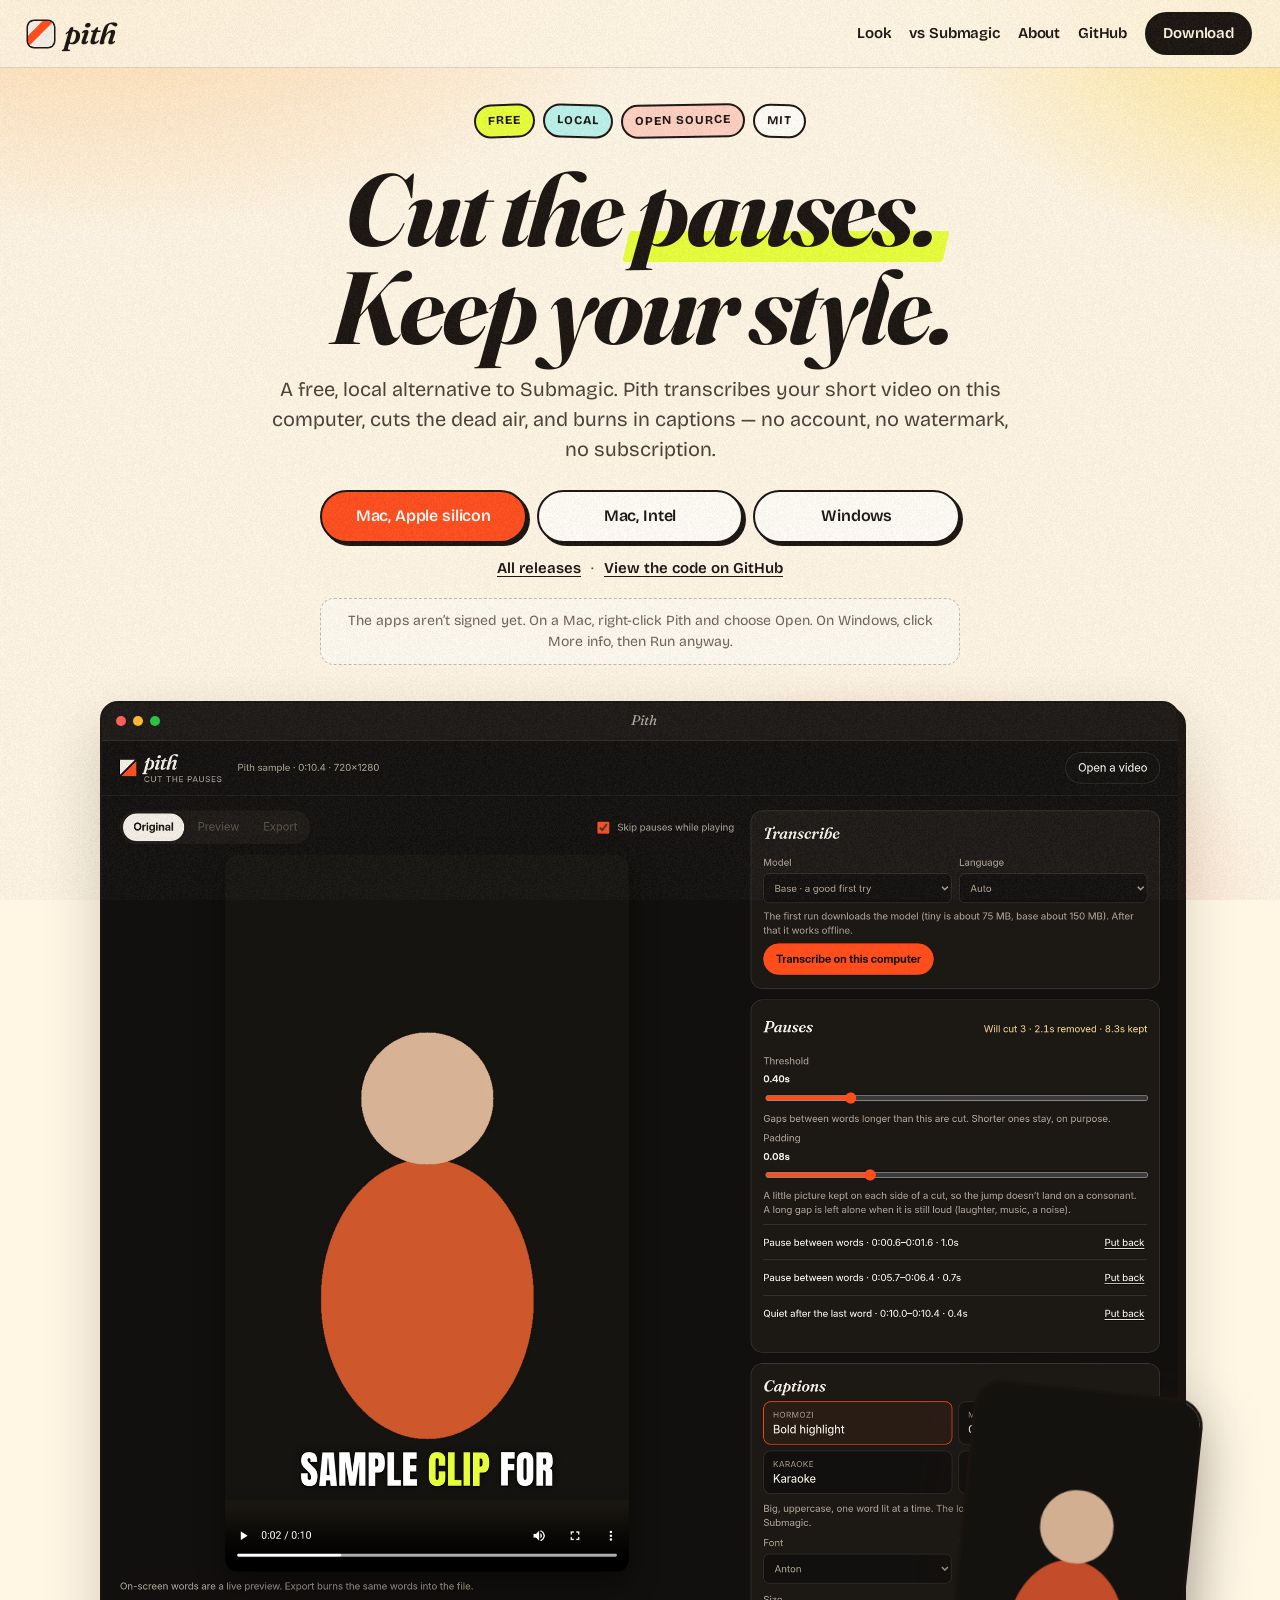
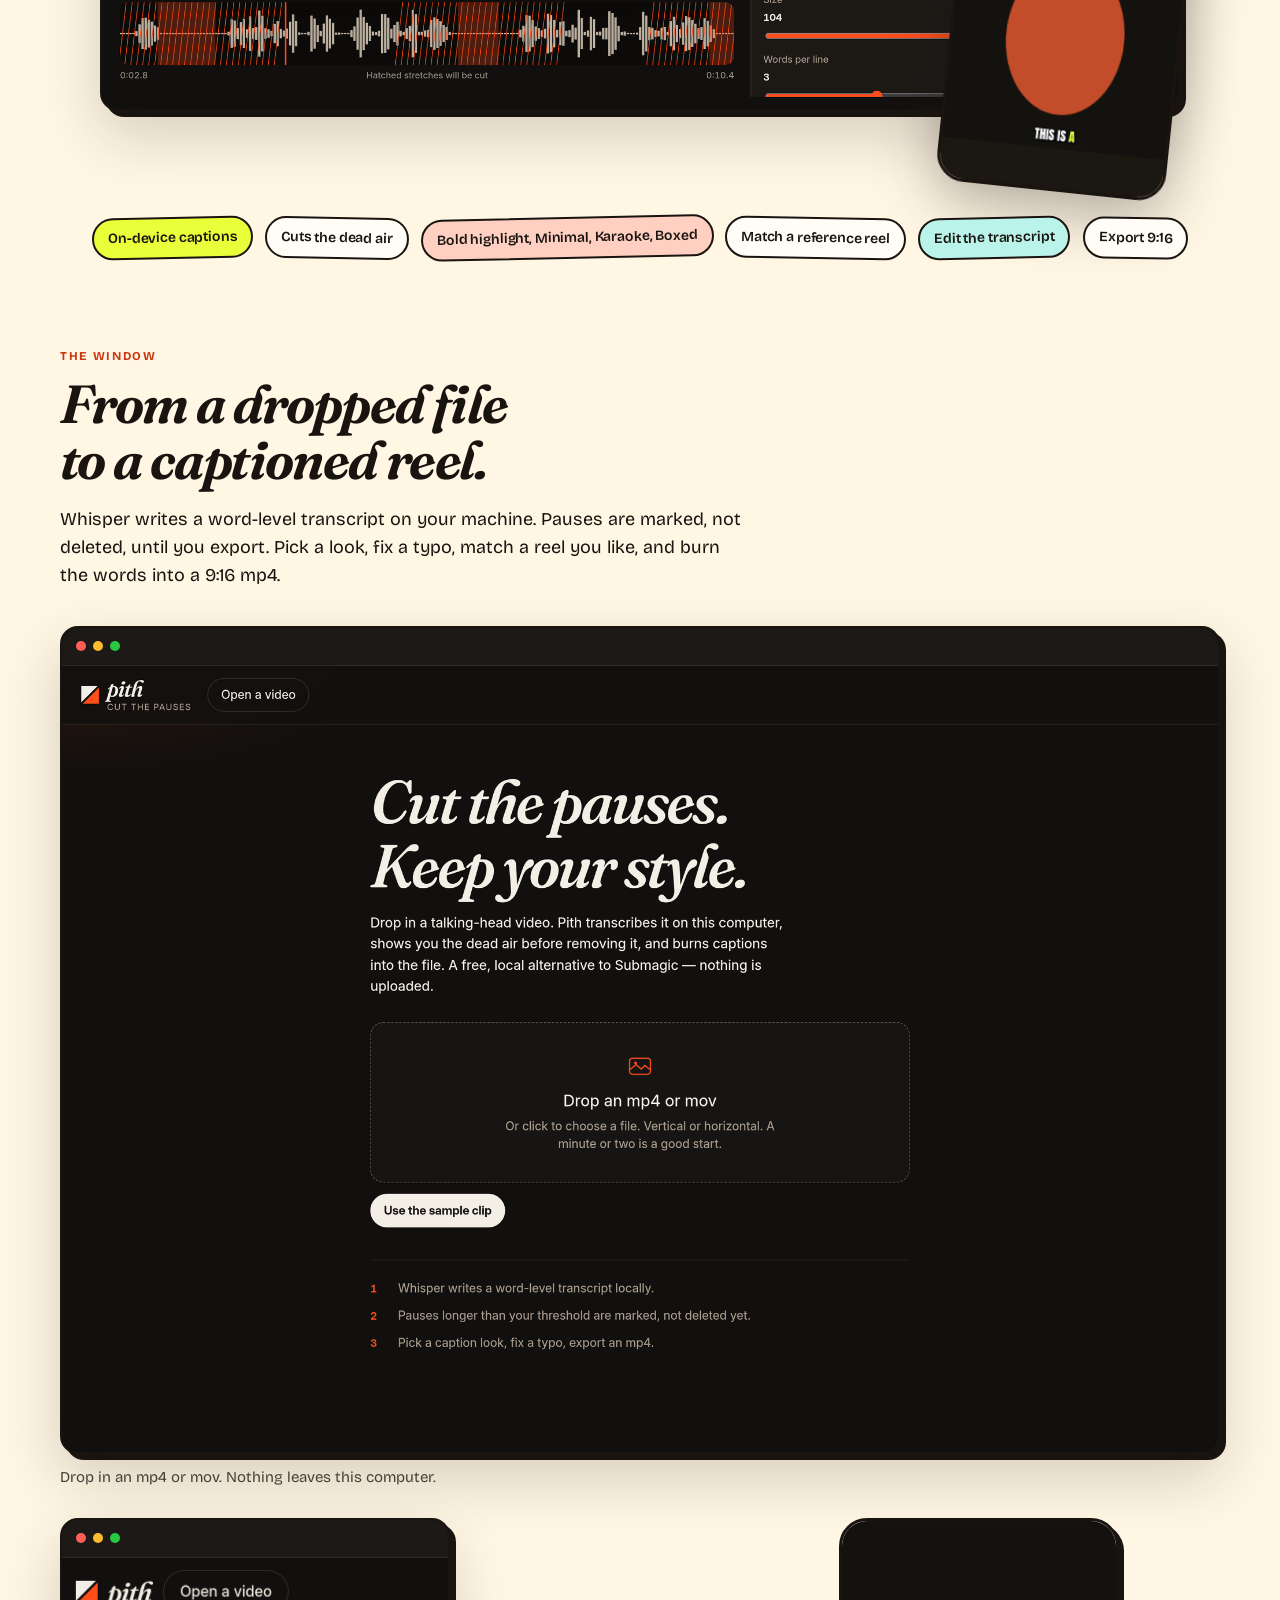
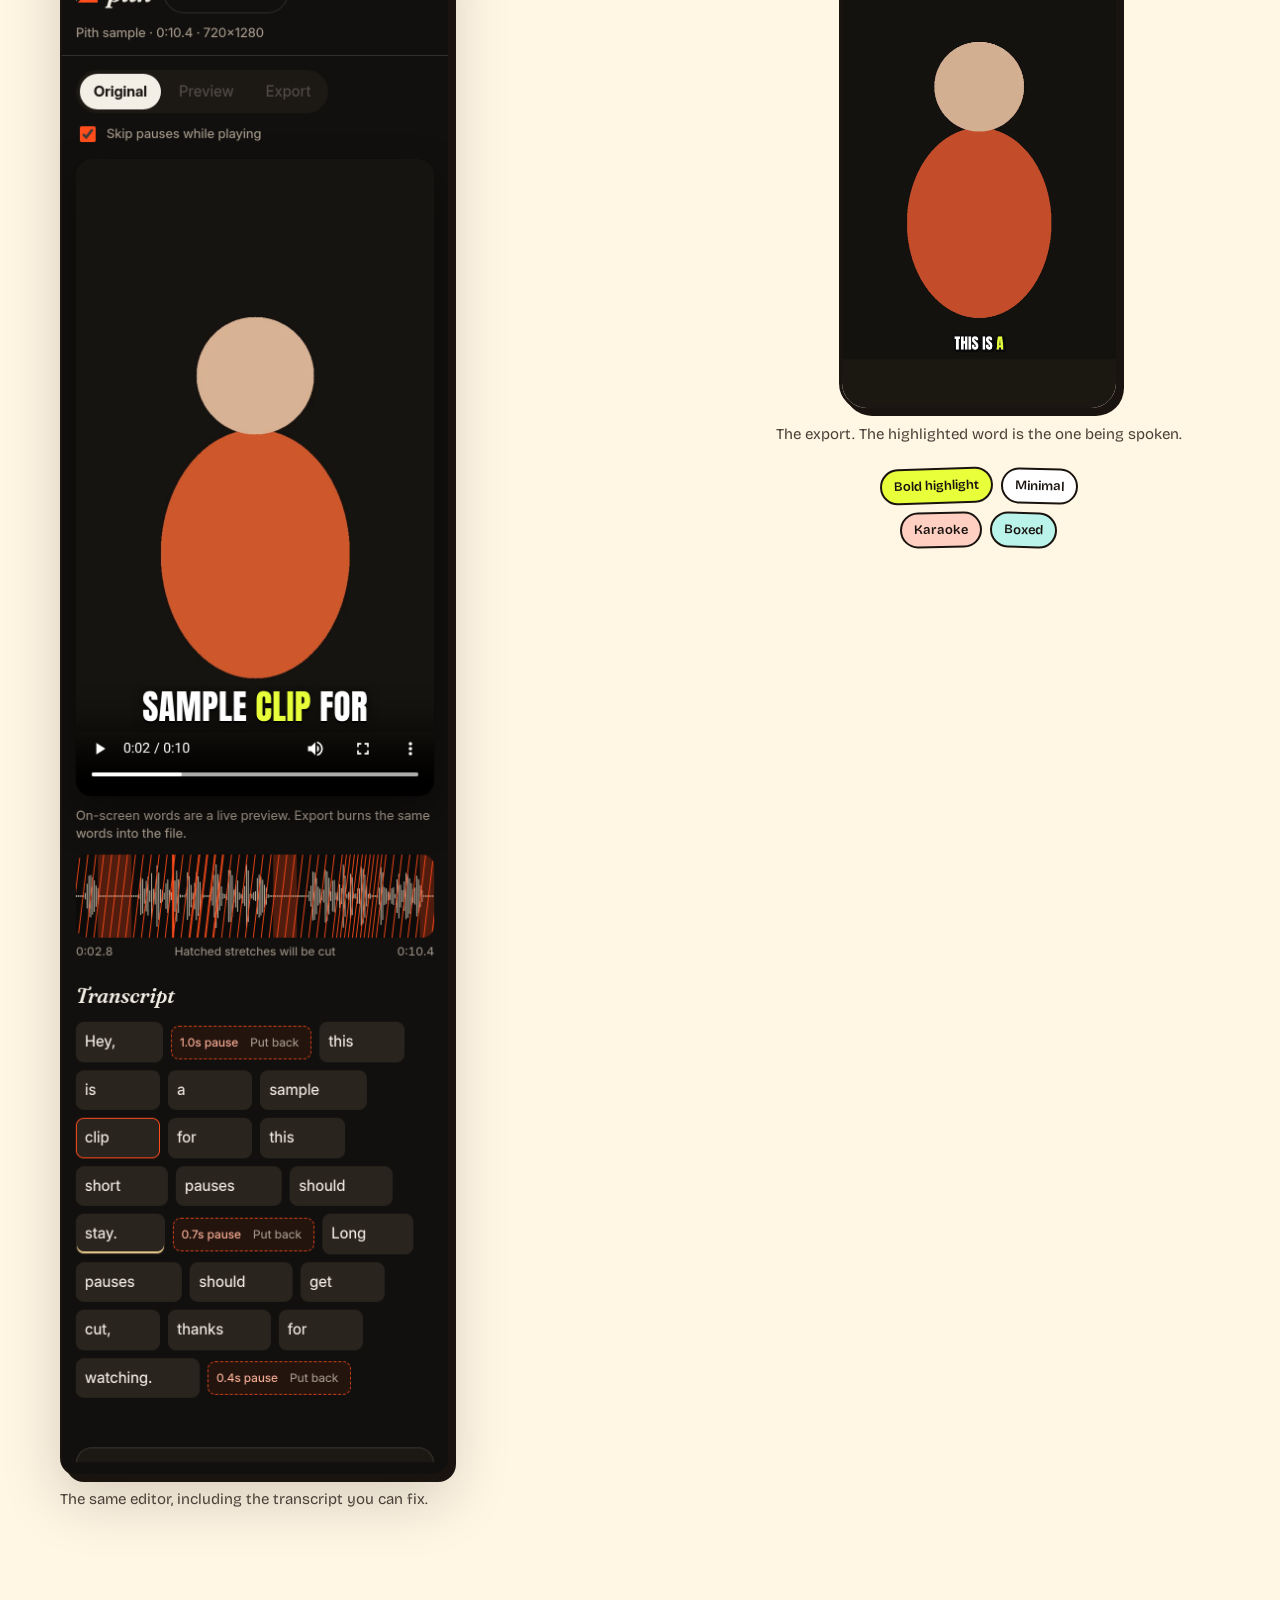
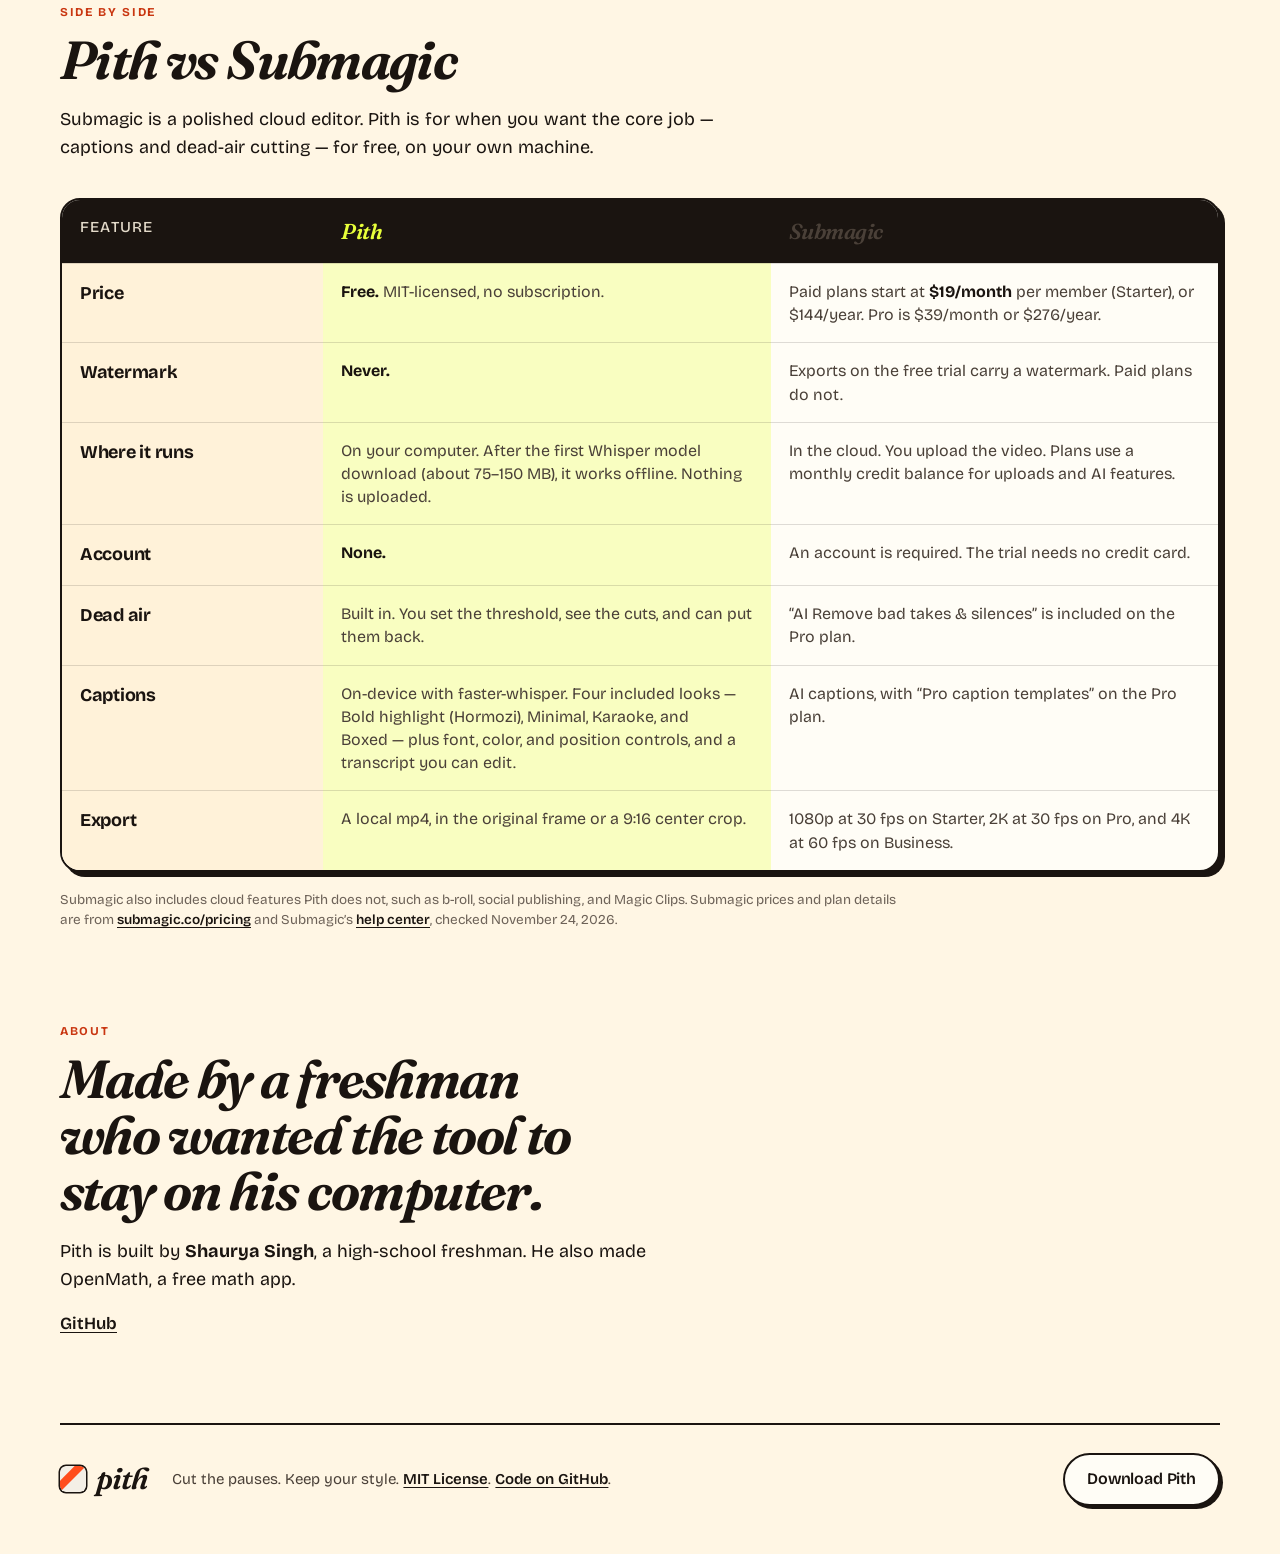
<file: docs/index.html>
<!DOCTYPE html>
<html lang="en">
<head>
  <meta charset="utf-8">
  <meta name="viewport" content="width=device-width, initial-scale=1">
  <title>Pith — Cut the pauses. Keep your style.</title>
  <meta name="description" content="A free, local, open-source alternative to Submagic. Auto-captions and dead-air cutting for short-form video, on your computer. No account, no watermark, no subscription.">
  <link rel="canonical" href="https://shaurya202.github.io/pith/">
  <meta name="theme-color" content="#FFF6E4">
  <meta property="og:type" content="website">
  <meta property="og:site_name" content="Pith">
  <meta property="og:title" content="Pith — Cut the pauses. Keep your style.">
  <meta property="og:description" content="A free, local, open-source alternative to Submagic. Auto-captions and dead-air cutting for short-form video, on your computer. No account, no watermark, no subscription.">
  <meta property="og:url" content="https://shaurya202.github.io/pith/">
  <meta property="og:image" content="https://shaurya202.github.io/pith/og.png">
  <meta property="og:image:width" content="1200">
  <meta property="og:image:height" content="630">
  <meta name="twitter:card" content="summary_large_image">
  <meta name="twitter:title" content="Pith — Cut the pauses. Keep your style.">
  <meta name="twitter:description" content="A free, local, open-source alternative to Submagic. Auto-captions and dead-air cutting, on your computer.">
  <meta name="twitter:image" content="https://shaurya202.github.io/pith/og.png">
  <link rel="icon" href="favicon.svg" type="image/svg+xml">
  <link rel="icon" href="favicon-32.png" type="image/png" sizes="32x32">
  <link rel="apple-touch-icon" href="apple-touch-icon.png" sizes="180x180">
  <link rel="preconnect" href="https://fonts.googleapis.com">
  <link rel="preconnect" href="https://fonts.gstatic.com" crossorigin>
  <link rel="stylesheet" href="https://fonts.googleapis.com/css2?family=Bricolage+Grotesque:opsz,wght@12..96,400;12..96,500;12..96,600;12..96,700&amp;family=Fraunces:ital,opsz,wght@1,9..144,600;1,9..144,700&amp;display=swap">
  <link rel="stylesheet" href="styles.css">
  <script type="application/ld+json">
  {
    "@context": "https://schema.org",
    "@type": "SoftwareApplication",
    "name": "Pith",
    "applicationCategory": "MultimediaApplication",
    "operatingSystem": "macOS, Windows",
    "url": "https://shaurya202.github.io/pith/",
    "downloadUrl": "https://github.com/shaurya202/pith/releases/latest",
    "license": "https://github.com/shaurya202/pith/blob/main/LICENSE",
    "description": "A free, local, open-source alternative to Submagic. Auto-captions and dead-air cutting for short-form video, on your computer.",
    "offers": { "@type": "Offer", "price": "0", "priceCurrency": "USD" },
    "author": {
      "@type": "Person",
      "name": "Shaurya Singh",
      "url": "https://github.com/shaurya202"
    }
  }
  </script>
</head>
<body>
  <a class="skip" href="#main">Skip to content</a>

  <header class="nav">
    <a class="brand" href="#top" aria-label="Pith, back to top">
      <span class="mark" aria-hidden="true"></span>
      <span class="wordmark">pith</span>
    </a>
    <nav aria-label="Page">
      <a href="#look">Look</a>
      <a href="#compare">vs Submagic</a>
      <a href="#about">About</a>
      <a class="nav-git" href="https://github.com/shaurya202/pith">GitHub</a>
      <a class="btn nav-dl" href="#download">Download</a>
    </nav>
  </header>

  <main id="main">
    <section class="hero" id="top">
      <p class="eyebrow">
        <span>Free</span>
        <span>Local</span>
        <span>Open source</span>
        <span>MIT</span>
      </p>
      <h1>Cut the <em>pauses.</em><br>Keep your style.</h1>
      <p class="lede">
        A free, local alternative to Submagic. Pith transcribes your short video
        on this computer, cuts the dead air, and burns in captions&nbsp;&mdash;
        no account, no watermark, no subscription.
      </p>

      <div class="downloads" id="download" data-os="all">
        <a class="btn primary" id="dl-primary" href="https://github.com/shaurya202/pith/releases/latest/download/Pith-macOS-arm64.dmg">
          Download for Mac
        </a>
        <p class="intel-note" id="intel-note">
          Using an Intel Mac?
          <a href="https://github.com/shaurya202/pith/releases/latest/download/Pith-macOS-x86_64.dmg">Download the Intel build</a>.
        </p>
        <p class="mac-note" id="mac-note">
          Also on Mac:
          <a href="https://github.com/shaurya202/pith/releases/latest/download/Pith-macOS-arm64.dmg">Apple silicon</a>
          or
          <a href="https://github.com/shaurya202/pith/releases/latest/download/Pith-macOS-x86_64.dmg">Intel</a>.
        </p>
        <div class="dl-grid" id="dl-grid">
          <a class="btn solid" href="https://github.com/shaurya202/pith/releases/latest/download/Pith-macOS-arm64.dmg">Mac, Apple silicon</a>
          <a class="btn ghost" href="https://github.com/shaurya202/pith/releases/latest/download/Pith-macOS-x86_64.dmg">Mac, Intel</a>
          <a class="btn ghost" href="https://github.com/shaurya202/pith/releases/latest/download/Pith-Windows-x64.zip">Windows</a>
        </div>
        <p class="dl-more">
          <a href="https://github.com/shaurya202/pith/releases/latest">All releases</a>
          <span aria-hidden="true">&middot;</span>
          <a href="https://github.com/shaurya202/pith">View the code on GitHub</a>
        </p>
        <p class="gatekeeper">
          The apps aren&rsquo;t signed yet. On a Mac, right-click Pith and choose Open.
          On Windows, click More info, then Run anyway.
        </p>
      </div>

      <div class="hero-visual">
        <figure class="window">
          <div class="window-bar" aria-hidden="true">
            <span></span><span></span><span></span>
            <i>Pith</i>
          </div>
          <img
            src="images/editor-desktop.png"
            width="2000"
            height="1800"
            alt="The Pith editor after a local transcription: a talking-head preview with Hormozi-style captions, pauses hatched on the timeline, and caption presets on the right.">
        </figure>
        <figure class="phone">
          <img
            src="images/export-frame.png"
            width="1080"
            height="1920"
            alt="A vertical export from Pith, with the caption “THIS IS A” burned in and the spoken word highlighted in yellow.">
        </figure>
      </div>
    </section>

    <ul class="ribbon" aria-label="What Pith does">
      <li>On-device captions</li>
      <li>Cuts the dead air</li>
      <li>Bold highlight, Minimal, Karaoke, Boxed</li>
      <li>Match a reference reel</li>
      <li>Edit the transcript</li>
      <li>Export 9:16</li>
    </ul>

    <section class="look" id="look">
      <div class="section-copy">
        <p class="kicker">The window</p>
        <h2>From a dropped file to a captioned reel.</h2>
        <p>
          Whisper writes a word-level transcript on your machine. Pauses are
          marked, not deleted, until you export. Pick a look, fix a typo, match
          a reel you like, and burn the words into a 9:16 mp4.
        </p>
      </div>

      <div class="shots">
        <figure class="shot shot-wide">
          <div class="window">
            <div class="window-bar" aria-hidden="true"><span></span><span></span><span></span></div>
            <img
              src="images/empty-desktop.png"
              width="2000"
              height="1361"
              alt="The empty Pith window, with the line “Cut the pauses. Keep your style.” and a drop zone for an mp4 or mov.">
          </div>
          <figcaption>Drop in an mp4 or mov. Nothing leaves this computer.</figcaption>
        </figure>

        <figure class="shot shot-phone-ui">
          <div class="window window-mobile">
            <div class="window-bar" aria-hidden="true"><span></span><span></span><span></span></div>
            <img
              src="images/editor-mobile.png"
              width="780"
              height="3064"
              alt="Pith on a narrow screen, showing the captioned preview, a timeline with hatched pauses, and an editable transcript.">
          </div>
          <figcaption>The same editor, including the transcript you can fix.</figcaption>
        </figure>

        <div class="shot-side">
          <figure class="shot shot-export">
            <div class="phone-still">
              <img
                src="images/export-frame.png"
                width="1080"
                height="1920"
                alt="A finished 9:16 export with bold, highlighted captions on a talking-head clip.">
            </div>
            <figcaption>The export. The highlighted word is the one being spoken.</figcaption>
          </figure>
          <ul class="presets" aria-label="Caption presets">
            <li>Bold highlight</li>
            <li>Minimal</li>
            <li>Karaoke</li>
            <li>Boxed</li>
          </ul>
        </div>
      </div>
    </section>

    <section class="compare" id="compare">
      <div class="section-copy">
        <p class="kicker">Side by side</p>
        <h2>Pith vs Submagic</h2>
        <p>
          Submagic is a polished cloud editor. Pith is for when you want the
          core job&nbsp;&mdash; captions and dead-air cutting&nbsp;&mdash; for free,
          on your own machine.
        </p>
      </div>

      <div class="table" role="table" aria-label="Pith compared with Submagic">
        <div class="thead" role="row">
          <div role="columnheader" class="feat">Feature</div>
          <div role="columnheader" class="col pith-col">Pith</div>
          <div role="columnheader" class="col sub-col">Submagic</div>
        </div>

        <div class="trow" role="row">
          <div role="rowheader" class="feat">Price</div>
          <div role="cell" class="col pith-col">
            <strong>Free.</strong> MIT-licensed, no subscription.
          </div>
          <div role="cell" class="col sub-col">
            Paid plans start at <strong>$19/month</strong> per member (Starter),
            or $144/year. Pro is $39/month or $276/year.
          </div>
        </div>

        <div class="trow" role="row">
          <div role="rowheader" class="feat">Watermark</div>
          <div role="cell" class="col pith-col"><strong>Never.</strong></div>
          <div role="cell" class="col sub-col">
            Exports on the free trial carry a watermark. Paid plans do not.
          </div>
        </div>

        <div class="trow" role="row">
          <div role="rowheader" class="feat">Where it runs</div>
          <div role="cell" class="col pith-col">
            On your computer. After the first Whisper model download (about 75&ndash;150&nbsp;MB),
            it works offline. Nothing is uploaded.
          </div>
          <div role="cell" class="col sub-col">
            In the cloud. You upload the video. Plans use a monthly credit
            balance for uploads and AI features.
          </div>
        </div>

        <div class="trow" role="row">
          <div role="rowheader" class="feat">Account</div>
          <div role="cell" class="col pith-col"><strong>None.</strong></div>
          <div role="cell" class="col sub-col">
            An account is required. The trial needs no credit card.
          </div>
        </div>

        <div class="trow" role="row">
          <div role="rowheader" class="feat">Dead air</div>
          <div role="cell" class="col pith-col">
            Built in. You set the threshold, see the cuts, and can put them back.
          </div>
          <div role="cell" class="col sub-col">
            &ldquo;AI Remove bad takes &amp; silences&rdquo; is included on the Pro plan.
          </div>
        </div>

        <div class="trow" role="row">
          <div role="rowheader" class="feat">Captions</div>
          <div role="cell" class="col pith-col">
            On-device with faster-whisper. Four included looks&nbsp;&mdash;
            Bold highlight (Hormozi), Minimal, Karaoke, and Boxed&nbsp;&mdash;
            plus font, color, and position controls, and a transcript you can edit.
          </div>
          <div role="cell" class="col sub-col">
            AI captions, with &ldquo;Pro caption templates&rdquo; on the Pro plan.
          </div>
        </div>

        <div class="trow" role="row">
          <div role="rowheader" class="feat">Export</div>
          <div role="cell" class="col pith-col">
            A local mp4, in the original frame or a 9:16 center crop.
          </div>
          <div role="cell" class="col sub-col">
            1080p at 30&nbsp;fps on Starter, 2K at 30&nbsp;fps on Pro, and 4K at 60&nbsp;fps on Business.
          </div>
        </div>
      </div>

      <p class="fineprint">
        Submagic also includes cloud features Pith does not, such as b-roll,
        social publishing, and Magic Clips. Submagic prices and plan details
        are from
        <a href="https://www.submagic.co/pricing">submagic.co/pricing</a>
        and Submagic&rsquo;s
        <a href="https://care.submagic.co/en/article/how-much-does-it-cost-to-use-submagic-1xm83pa/">help center</a>,
        checked November 24, 2026.
      </p>
    </section>

    <section class="about" id="about">
      <p class="kicker">About</p>
      <h2>Made by a freshman who wanted the tool to stay on his computer.</h2>
      <p>
        Pith is built by <strong>Shaurya Singh</strong>, a high-school freshman.
        He also made OpenMath, a free math app.
      </p>
      <p class="about-links">
        <a href="https://github.com/shaurya202">GitHub</a>
      </p>
    </section>
  </main>

  <footer class="foot">
    <a class="brand" href="#top" aria-label="Pith, back to top">
      <span class="mark" aria-hidden="true"></span>
      <span class="wordmark">pith</span>
    </a>
    <p>
      Cut the pauses. Keep your style.
      <a href="https://github.com/shaurya202/pith/blob/main/LICENSE">MIT License</a>.
      <a href="https://github.com/shaurya202/pith">Code on GitHub</a>.
    </p>
    <a class="btn ghost" href="#download">Download Pith</a>
  </footer>

  <script src="script.js"></script>
</body>
</html>
</file>
<file: docs/styles.css>
/* Pith landing page
   Bright, playful marketing for a dark local editor.
   Fraunces italic carries over from the app; the colors invert. */

:root {
  --paper: #fff6e4;
  --paper-2: #ffe9c2;
  --cream: #fffdf6;
  --ink: #1a1410;
  --ink-soft: #4a4038;
  --muted: #6d6258;
  --line: color-mix(in srgb, var(--ink) 14%, transparent);
  --accent: #ff4d1c;
  --accent-dark: #c93610;
  --highlight: #e8ff3a;
  --teal: #0c8f7d;
  --window: #12100e;
  --sans: "Bricolage Grotesque", "Segoe UI", system-ui, sans-serif;
  --serif: "Fraunces", "Iowan Old Style", Palatino, Georgia, serif;
  --shadow: 0 24px 60px color-mix(in srgb, var(--ink) 18%, transparent);
  --radius: 22px;
  --nav-h: 68px;
}

*,
*::before,
*::after { box-sizing: border-box; }

html {
  scroll-behavior: smooth;
  scroll-padding-top: calc(var(--nav-h) + 12px);
}

body {
  margin: 0;
  color: var(--ink);
  font-family: var(--sans);
  font-optical-sizing: auto;
  font-size: 18px;
  line-height: 1.55;
  background-color: var(--paper);
  background-image:
    radial-gradient(1100px 560px at 8% -8%, #ffd4a0 0%, transparent 55%),
    radial-gradient(900px 520px at 108% 0%, #ffe27a 0%, transparent 52%),
    radial-gradient(700px 400px at 70% 100%, #ffc8b4 0%, transparent 55%);
  background-attachment: fixed;
  min-height: 100%;
}

body::after {
  content: "";
  position: fixed;
  inset: 0;
  pointer-events: none;
  z-index: 40;
  opacity: 0.045;
  background-image: url("images/grain.png");
  background-size: 160px 160px;
}

img { max-width: 100%; height: auto; display: block; }
a { color: inherit; }

a:hover { color: var(--accent-dark); }

:focus { outline: none; }
:focus-visible {
  outline: 3px solid var(--accent);
  outline-offset: 3px;
}

.skip {
  position: absolute;
  left: 16px;
  top: -80px;
  z-index: 60;
  background: var(--ink);
  color: var(--paper);
  padding: 8px 14px;
  border-radius: 999px;
  text-decoration: none;
}
.skip:focus { top: 12px; color: var(--paper); }

/* Buttons
   -------------------------------------------------- */
.btn {
  display: inline-flex;
  align-items: center;
  justify-content: center;
  gap: 8px;
  min-height: 48px;
  padding: 12px 22px;
  border-radius: 999px;
  border: 2px solid var(--ink);
  background: transparent;
  color: var(--ink);
  font-family: inherit;
  font-weight: 600;
  font-size: 16px;
  letter-spacing: -0.01em;
  text-decoration: none;
  cursor: pointer;
  transition: transform 0.15s ease, background 0.15s ease, color 0.15s ease, box-shadow 0.15s ease;
}
.btn:hover {
  color: var(--ink);
  transform: translateY(-1px);
  background: color-mix(in srgb, var(--ink) 6%, transparent);
}
.btn.primary,
.btn.solid {
  background: var(--accent);
  border-color: var(--ink);
  color: #fffdf8;
  box-shadow: 3px 3px 0 var(--ink);
}
.btn.primary:hover,
.btn.solid:hover {
  color: #fffdf8;
  background: var(--accent-dark);
  box-shadow: 4px 4px 0 var(--ink);
}
.btn.ghost {
  background: var(--cream);
  box-shadow: 3px 3px 0 var(--ink);
}
.btn.ghost:hover { background: #fff; }

/* Nav
   -------------------------------------------------- */
.nav {
  position: sticky;
  top: 0;
  z-index: 30;
  display: flex;
  align-items: center;
  justify-content: space-between;
  gap: 16px;
  min-height: var(--nav-h);
  padding: 10px 28px;
  background: color-mix(in srgb, var(--paper) 86%, transparent);
  backdrop-filter: blur(14px);
  border-bottom: 1px solid var(--line);
}
.nav nav {
  display: flex;
  align-items: center;
  gap: 4px 18px;
  flex-wrap: wrap;
  justify-content: flex-end;
}
.nav nav a {
  text-decoration: none;
  font-weight: 600;
  font-size: 15px;
  letter-spacing: -0.01em;
}
.nav nav a:hover { color: var(--accent-dark); }
.nav .nav-dl {
  min-height: 40px;
  padding: 8px 16px;
  background: var(--ink);
  color: var(--paper);
  border-color: var(--ink);
  box-shadow: none;
}
.nav .nav-dl:hover {
  background: var(--accent);
  border-color: var(--ink);
  color: #fffdf8;
}

.brand {
  display: inline-flex;
  align-items: center;
  gap: 10px;
  text-decoration: none;
  color: var(--ink);
}
.brand:hover { color: var(--ink); }
.mark {
  width: 26px;
  height: 26px;
  border-radius: 6px;
  flex: 0 0 auto;
  background:
    linear-gradient(#f4efe6, #f4efe6) padding-box,
    #f4efe6;
  background-image:
    url("favicon.svg");
  background-size: cover;
  box-shadow: 0 0 0 1.5px var(--ink);
}
.wordmark {
  font-family: var(--serif);
  font-style: italic;
  font-weight: 600;
  font-size: 30px;
  line-height: 1;
  letter-spacing: -0.03em;
}

/* Hero
   -------------------------------------------------- */
.hero {
  width: min(1160px, calc(100% - 40px));
  margin: 0 auto;
  padding: 36px 0 16px;
  text-align: center;
}

.eyebrow {
  display: flex;
  flex-wrap: wrap;
  justify-content: center;
  gap: 8px;
  margin: 0 0 22px;
}
.eyebrow span {
  display: inline-block;
  padding: 5px 12px 6px;
  border: 2px solid var(--ink);
  border-radius: 999px;
  background: var(--cream);
  font-size: 12px;
  font-weight: 700;
  letter-spacing: 0.08em;
  text-transform: uppercase;
}
.eyebrow span:nth-child(1) { background: var(--highlight); transform: rotate(-2deg); }
.eyebrow span:nth-child(2) { background: #baf3ea; transform: rotate(1.5deg); }
.eyebrow span:nth-child(3) { background: #ffd0c2; transform: rotate(-1deg); }
.eyebrow span:nth-child(4) { background: var(--cream); transform: rotate(2deg); }

.hero h1 {
  margin: 0 auto 18px;
  max-width: 16ch;
  font-family: var(--serif);
  font-style: italic;
  font-weight: 700;
  font-size: clamp(3.1rem, 8.4vw, 6.4rem);
  line-height: 0.96;
  letter-spacing: -0.03em;
  text-wrap: balance;
}
.hero h1 em {
  font-style: italic;
  font-weight: 700;
  position: relative;
  z-index: 0;
  padding: 0 0.06em;
  margin: 0 -0.04em;
}
.hero h1 em::after {
  content: "";
  position: absolute;
  z-index: -1;
  left: -0.04em;
  right: -0.06em;
  bottom: 0.1em;
  height: 0.3em;
  background: var(--highlight);
  border-radius: 3px;
  transform: skewX(-13deg);
}

.lede {
  margin: 0 auto 26px;
  max-width: 38em;
  font-size: clamp(1.05rem, 2vw, 1.25rem);
  line-height: 1.5;
  color: var(--ink-soft);
  text-wrap: pretty;
}

/* Downloads
   -------------------------------------------------- */
.downloads {
  max-width: 640px;
  margin: 0 auto 36px;
}
.downloads .btn.primary {
  min-width: min(100%, 280px);
  min-height: 56px;
  padding: 14px 28px;
  font-size: 18px;
}
.intel-note,
.mac-note,
.dl-more,
.gatekeeper {
  margin: 14px 0 0;
  color: var(--ink-soft);
  font-size: 15px;
}
.intel-note a,
.mac-note a,
.dl-more a,
.gatekeeper a,
.fineprint a,
.about a,
.foot a {
  color: var(--ink);
  font-weight: 600;
  text-underline-offset: 3px;
}
.intel-note a:hover,
.dl-more a:hover,
.fineprint a:hover,
.about a:hover,
.foot a:hover { color: var(--accent-dark); }

.dl-grid {
  display: none;
  grid-template-columns: 1fr;
  gap: 10px;
  margin: 0 auto;
  max-width: 420px;
}
@media (min-width: 720px) {
  [data-os="all"] .dl-grid {
    grid-template-columns: repeat(3, 1fr);
    max-width: 760px;
  }
}
.dl-more { display: flex; flex-wrap: wrap; gap: 8px 10px; justify-content: center; }
.gatekeeper {
  margin-top: 18px;
  padding: 12px 16px;
  background: color-mix(in srgb, var(--cream) 70%, transparent);
  border: 1.5px dashed color-mix(in srgb, var(--ink) 28%, transparent);
  border-radius: 14px;
  font-size: 14px;
  line-height: 1.45;
  color: var(--muted);
}

/* OS-specific layouts. Default (no JS, or Linux/mobile) shows all builds. */
[data-os="all"] .btn.primary,
[data-os="all"] .intel-note,
[data-os="all"] .mac-note { display: none; }
[data-os="all"] .dl-grid { display: grid; margin-top: 0; }

[data-os="mac"] .btn.primary { display: inline-flex; }
[data-os="mac"] .intel-note { display: block; }
[data-os="mac"] .mac-note,
[data-os="mac"] .dl-grid { display: none; }

[data-os="windows"] .btn.primary { display: inline-flex; }
[data-os="windows"] .mac-note { display: block; }
[data-os="windows"] .intel-note,
[data-os="windows"] .dl-grid { display: none; }

/* Product visual
   -------------------------------------------------- */
.hero-visual {
  position: relative;
  margin: 8px auto 0;
  text-align: left;
}
.window {
  background: var(--window);
  border: 2px solid var(--ink);
  border-radius: 18px;
  overflow: hidden;
  box-shadow: var(--shadow), 6px 6px 0 var(--ink);
}
.window-bar {
  display: flex;
  align-items: center;
  gap: 7px;
  height: 38px;
  padding: 0 14px;
  background: #1c1916;
  border-bottom: 1px solid color-mix(in srgb, #fff 8%, transparent);
  color: #cfc6ba;
}
.window-bar span {
  width: 10px;
  height: 10px;
  border-radius: 50%;
  background: #3a3530;
}
.window-bar span:nth-child(1) { background: #ff5f57; }
.window-bar span:nth-child(2) { background: #febc2e; }
.window-bar span:nth-child(3) { background: #28c840; }
.window-bar i {
  flex: 1;
  text-align: center;
  font-style: italic;
  font-family: var(--serif);
  font-size: 14px;
  margin-right: 44px;
  opacity: 0.85;
}
.window img { width: 100%; background: var(--window); }

.phone {
  position: absolute;
  right: 3%;
  bottom: -8%;
  width: min(230px, 24%);
  margin: 0;
  transform: rotate(6deg);
  filter: drop-shadow(0 18px 30px color-mix(in srgb, var(--ink) 35%, transparent));
}
.phone img,
.phone-still img {
  width: 100%;
  border-radius: 28px;
  border: 3px solid var(--ink);
  background: #000;
}
.phone-still img { box-shadow: 5px 5px 0 var(--ink); }

/* Ribbon
   -------------------------------------------------- */
.ribbon {
  list-style: none;
  display: flex;
  flex-wrap: wrap;
  justify-content: center;
  gap: 10px 12px;
  width: min(1100px, calc(100% - 40px));
  margin: 72px auto 16px;
  padding: 0;
}
.ribbon li {
  padding: 8px 14px;
  border: 2px solid var(--ink);
  border-radius: 999px;
  background: var(--cream);
  font-size: 14px;
  font-weight: 600;
  letter-spacing: -0.01em;
}
.ribbon li:nth-child(odd) { transform: rotate(-1.2deg); }
.ribbon li:nth-child(even) { transform: rotate(1.1deg); }
.ribbon li:nth-child(1) { background: var(--highlight); }
.ribbon li:nth-child(3) { background: #ffd0c2; }
.ribbon li:nth-child(5) { background: #baf3ea; }

/* Sections
   -------------------------------------------------- */
.look,
.compare,
.about {
  width: min(1160px, calc(100% - 40px));
  margin: 0 auto;
  padding: 72px 0 20px;
}
.section-copy { max-width: 38em; margin-bottom: 36px; }
.section-copy p:last-child { margin-bottom: 0; }

.kicker {
  margin: 0 0 10px;
  font-size: 12px;
  font-weight: 700;
  letter-spacing: 0.14em;
  text-transform: uppercase;
  color: var(--accent-dark);
}
h2 {
  margin: 0 0 14px;
  font-family: var(--serif);
  font-style: italic;
  font-weight: 650;
  font-size: clamp(2rem, 4.8vw, 3.35rem);
  line-height: 1.05;
  letter-spacing: -0.03em;
  text-wrap: balance;
}

.shots {
  display: grid;
  grid-template-columns: 1.15fr 0.85fr;
  gap: 28px 24px;
  align-items: start;
}
.shot { margin: 0; }
.shot-wide { grid-column: 1 / -1; }
.shot figcaption,
.hero-visual figcaption {
  margin-top: 12px;
  font-size: 15px;
  color: var(--ink-soft);
}
.window-mobile { max-width: 390px; }

.shot-side {
  display: flex;
  flex-direction: column;
  align-items: center;
  gap: 22px;
}
.shot-export {
  display: flex;
  flex-direction: column;
  align-items: center;
  width: 100%;
}
.shot-export .phone-still { width: min(280px, 100%); }
.shot-export figcaption { text-align: center; }
.presets {
  list-style: none;
  display: flex;
  flex-wrap: wrap;
  justify-content: center;
  gap: 8px;
  margin: 0;
  padding: 0;
  max-width: 280px;
}
.presets li {
  padding: 6px 12px;
  border: 2px solid var(--ink);
  border-radius: 999px;
  background: var(--cream);
  font-size: 13px;
  font-weight: 600;
}
.presets li:nth-child(1) { background: var(--highlight); transform: rotate(-2deg); }
.presets li:nth-child(2) { background: #fff; transform: rotate(1.5deg); }
.presets li:nth-child(3) { background: #ffd0c2; transform: rotate(-1deg); }
.presets li:nth-child(4) { background: #baf3ea; transform: rotate(2deg); }

/* Comparison table
   -------------------------------------------------- */
.table {
  border: 2px solid var(--ink);
  border-radius: 20px;
  overflow: hidden;
  background: var(--cream);
  box-shadow: 5px 5px 0 var(--ink);
}
.thead,
.trow {
  display: grid;
  grid-template-columns: 0.7fr 1.2fr 1.2fr;
}
.thead { background: var(--ink); color: var(--paper); }
.thead .pith-col { color: var(--highlight); }
.feat,
.col {
  padding: 16px 18px;
  border-top: 1px solid var(--line);
}
.thead .feat,
.thead .col {
  border-top: 0;
  font-family: var(--serif);
  font-style: italic;
  font-size: 1.35rem;
  font-weight: 600;
  letter-spacing: -0.02em;
}
.thead .feat {
  font-size: 0.95rem;
  font-weight: 500;
  letter-spacing: 0.08em;
  text-transform: uppercase;
  font-family: var(--sans);
  font-style: normal;
  color: color-mix(in srgb, var(--paper) 88%, transparent);
}
.trow .feat {
  font-weight: 700;
  letter-spacing: -0.015em;
  background: color-mix(in srgb, var(--paper-2) 55%, var(--cream));
}
.trow .pith-col {
  background: color-mix(in srgb, var(--highlight) 28%, var(--cream));
}
.trow + .trow .feat,
.trow + .trow .col { }
.col { font-size: 16px; line-height: 1.45; color: var(--ink-soft); }
.col strong { color: var(--ink); font-weight: 700; }

.fineprint {
  margin: 18px 0 0;
  font-size: 13.5px;
  line-height: 1.5;
  color: var(--muted);
  max-width: 62em;
}

/* About
   -------------------------------------------------- */
.about {
  padding-bottom: 48px;
}
.about h2 { max-width: 18ch; }
.about p { max-width: 36em; }
.about-links {
  display: flex;
  flex-wrap: wrap;
  gap: 8px 12px;
  font-size: 17px;
}

/* Footer
   -------------------------------------------------- */
.foot {
  display: flex;
  flex-wrap: wrap;
  align-items: center;
  justify-content: space-between;
  gap: 16px 24px;
  width: min(1160px, calc(100% - 40px));
  margin: 20px auto 0;
  padding: 28px 0 48px;
  border-top: 2px solid var(--ink);
}
.foot p {
  margin: 0;
  flex: 1 1 16rem;
  color: var(--ink-soft);
  font-size: 15px;
}

/* Responsive
   -------------------------------------------------- */
@media (max-width: 860px) {
  .nav { padding: 10px 16px; }
  .nav nav a:not(.nav-dl):not(.nav-git) { display: none; }
  .hero { width: min(1160px, calc(100% - 28px)); padding-top: 28px; }
  .look, .compare, .about, .ribbon, .foot {
    width: min(1160px, calc(100% - 28px));
  }
  .phone { width: min(160px, 32%); bottom: -4%; right: 2%; }
  .shots { grid-template-columns: 1fr; }
  .window-mobile { margin: 0 auto; }
  .thead, .trow { grid-template-columns: 1fr; }
  .thead { display: none; }
  .trow {
    padding: 4px 0 10px;
    border-top: 2px solid var(--ink);
  }
  .thead + .trow { border-top: 0; }
  .trow .feat {
    background: var(--ink);
    color: var(--paper);
    font-family: var(--serif);
    font-style: italic;
    font-size: 1.2rem;
  }
  .trow .pith-col::before,
  .trow .sub-col::before {
    display: block;
    font-family: var(--serif);
    font-style: italic;
    font-weight: 600;
    font-size: 0.95rem;
    color: var(--ink);
    margin-bottom: 4px;
  }
  .trow .pith-col::before { content: "Pith"; }
  .trow .sub-col::before { content: "Submagic"; color: var(--muted); }
  .feat, .col { border-top: 0; }
}

@media (max-width: 520px) {
  body { font-size: 17px; }
  .hero h1 { font-size: clamp(2.6rem, 13vw, 3.4rem); }
  .phone { display: none; } /* the same export appears in the gallery */
  .downloads .btn.primary,
  .dl-grid .btn { width: 100%; }
}

@media (prefers-reduced-motion: reduce) {
  html { scroll-behavior: auto; }
  .btn, .eyebrow span, .ribbon li { transition: none; transform: none !important; }
}
</file>
